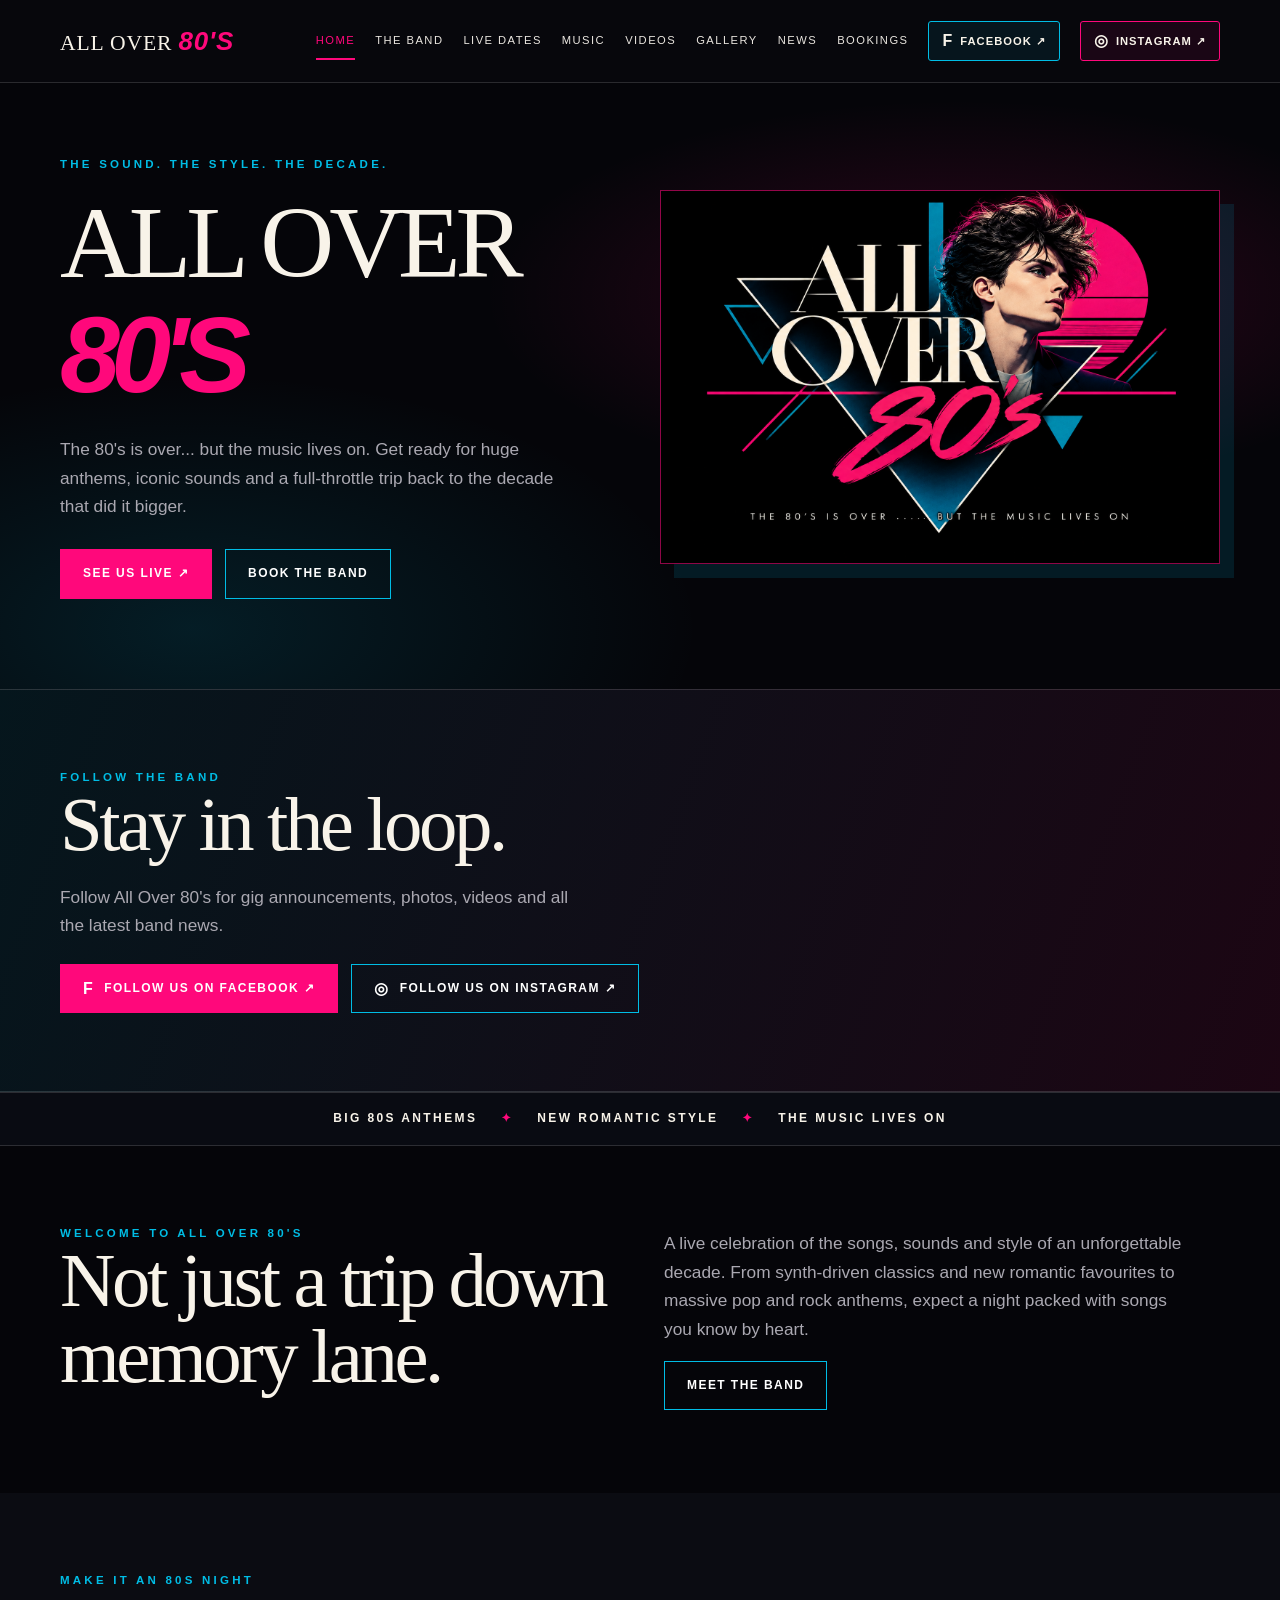
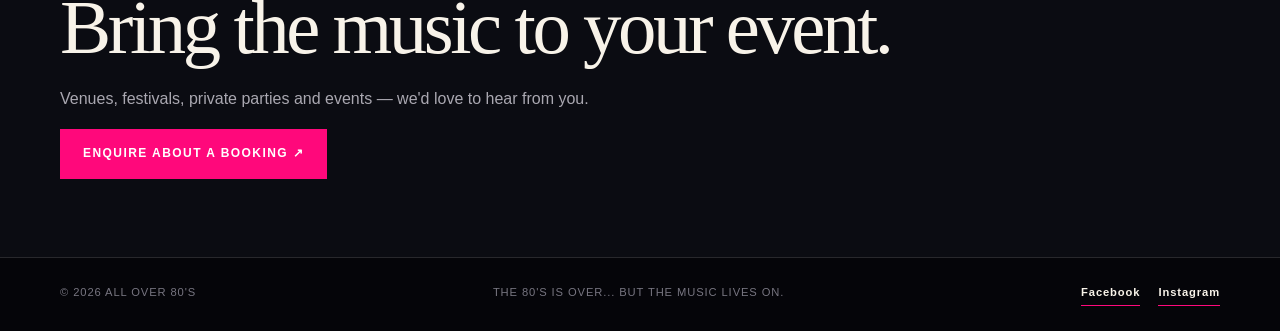
<file: index.html>
<!DOCTYPE html><html lang="en"><head><meta charset="utf-8"><meta name="viewport" content="width=device-width,initial-scale=1"><meta name="theme-color" content="#050509"><meta name="description" content="All Over 80's — the 80's is over, but the music lives on."><title>Home | All Over 80's</title><link rel="stylesheet" href="assets/styles.css"></head><body><header class="site-header"><div class="wrap nav">
<a class="brand" href="index.html">ALL OVER <b>80'S</b></a>
<button class="menu" aria-label="Open navigation" aria-expanded="false" onclick="toggleMenu()">☰</button>
<nav id="nav"><a class="active" href="index.html">Home</a><a class="" href="band.html">The Band</a><a class="" href="live.html">Live Dates</a><a class="" href="music.html">Music</a><a class="" href="videos.html">Videos</a><a class="" href="gallery.html">Gallery</a><a class="" href="news.html">News</a><a class="" href="bookings.html">Bookings</a><a class="social-nav facebook" href="https://www.facebook.com/share/1AEYvwvTdi/" target="_blank" rel="noopener"><span class="social-icon">f</span> Facebook ↗</a><a class="social-nav instagram" href="https://www.instagram.com/allover80s/" target="_blank" rel="noopener"><span class="social-icon">◎</span> Instagram ↗</a></nav>
</div></header><main>
<section class="home-hero"><div class="wrap home-grid"><div><div class="eyebrow">The sound. The style. The decade.</div><h1>ALL OVER<br><span class="pink">80'S</span></h1><p class="lead">The 80's is over... but the music lives on. Get ready for huge anthems, iconic sounds and a full-throttle trip back to the decade that did it bigger.</p><div class="actions"><a class="btn" href="live.html">See us live ↗</a><a class="btn outline" href="bookings.html">Book the band</a></div></div><img class="logo-home" src="assets/all-over-80s-logo.png" alt="All Over 80's band logo"></div></section>
<section class="content social-follow"><div class="wrap"><div class="eyebrow">Follow the band</div><h2>Stay in the loop.</h2><p class="lead">Follow All Over 80's for gig announcements, photos, videos and all the latest band news.</p><div class="actions"><a class="btn" href="https://www.facebook.com/share/1AEYvwvTdi/" target="_blank" rel="noopener"><span class="social-icon">f</span> Follow us on Facebook ↗</a><a class="btn outline" href="https://www.instagram.com/allover80s/" target="_blank" rel="noopener"><span class="social-icon">◎</span> Follow us on Instagram ↗</a></div></div></section>
<div class="ticker">BIG 80s ANTHEMS <span>✦</span> NEW ROMANTIC STYLE <span>✦</span> THE MUSIC LIVES ON</div>
<section class="content"><div class="wrap two-col"><div><div class="eyebrow">Welcome to All Over 80's</div><h2>Not just a trip down memory lane.</h2></div><div><p class="lead">A live celebration of the songs, sounds and style of an unforgettable decade. From synth-driven classics and new romantic favourites to massive pop and rock anthems, expect a night packed with songs you know by heart.</p><a class="btn outline" href="band.html">Meet the band</a></div></div></section>
<section class="content" style="background:#0b0c12"><div class="wrap"><div class="eyebrow">Make it an 80s night</div><h2>Bring the music to your event.</h2><p>Venues, festivals, private parties and events — we'd love to hear from you.</p><a class="btn" href="bookings.html">Enquire about a booking ↗</a></div></section>
</main><footer><div class="wrap footer-row"><span>© <span id="year"></span> ALL OVER 80'S</span><span>THE 80'S IS OVER... BUT THE MUSIC LIVES ON.</span><div class="footer-social"><a href="https://www.facebook.com/share/1AEYvwvTdi/" target="_blank" rel="noopener">Facebook</a><a href="https://www.instagram.com/allover80s/" target="_blank" rel="noopener">Instagram</a></div></div></footer>
<script src="assets/site.js"></script></body></html>
</file>
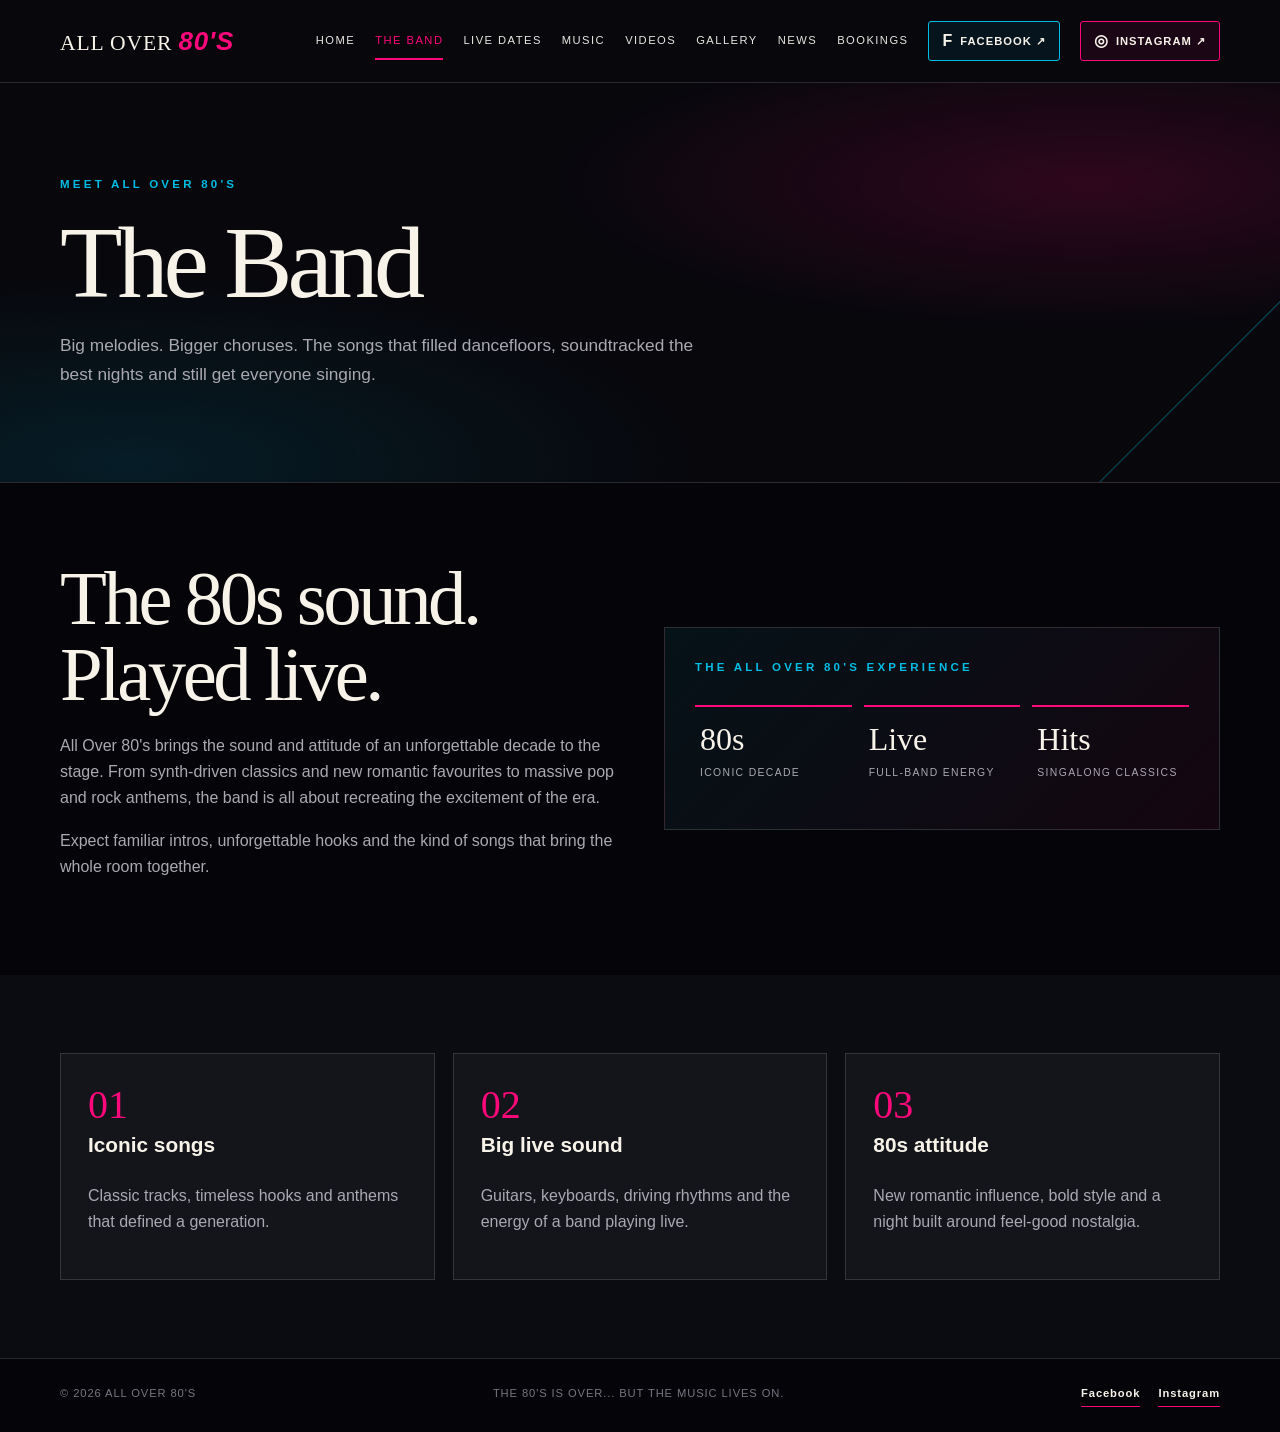
<file: band.html>
<!DOCTYPE html><html lang="en"><head><meta charset="utf-8"><meta name="viewport" content="width=device-width,initial-scale=1"><meta name="theme-color" content="#050509"><meta name="description" content="Meet All Over 80's and discover the band."><title>The Band | All Over 80's</title><link rel="stylesheet" href="assets/styles.css"></head><body><header class="site-header"><div class="wrap nav">
<a class="brand" href="index.html">ALL OVER <b>80'S</b></a>
<button class="menu" aria-label="Open navigation" aria-expanded="false" onclick="toggleMenu()">☰</button>
<nav id="nav"><a class="" href="index.html">Home</a><a class="active" href="band.html">The Band</a><a class="" href="live.html">Live Dates</a><a class="" href="music.html">Music</a><a class="" href="videos.html">Videos</a><a class="" href="gallery.html">Gallery</a><a class="" href="news.html">News</a><a class="" href="bookings.html">Bookings</a><a class="social-nav facebook" href="https://www.facebook.com/share/1AEYvwvTdi/" target="_blank" rel="noopener"><span class="social-icon">f</span> Facebook ↗</a><a class="social-nav instagram" href="https://www.instagram.com/allover80s/" target="_blank" rel="noopener"><span class="social-icon">◎</span> Instagram ↗</a></nav>
</div></header><main>
<section class="page-hero"><div class="wrap"><div class="eyebrow">Meet All Over 80's</div><h1>The Band</h1><p>Big melodies. Bigger choruses. The songs that filled dancefloors, soundtracked the best nights and still get everyone singing.</p></div></section>
<section class="content"><div class="wrap two-col"><div><h2>The 80s sound.<br>Played live.</h2><p>All Over 80's brings the sound and attitude of an unforgettable decade to the stage. From synth-driven classics and new romantic favourites to massive pop and rock anthems, the band is all about recreating the excitement of the era.</p><p>Expect familiar intros, unforgettable hooks and the kind of songs that bring the whole room together.</p></div><div class="panel"><div class="eyebrow">The All Over 80's experience</div><div class="stats"><div class="stat"><strong>80s</strong><span>Iconic decade</span></div><div class="stat"><strong>Live</strong><span>Full-band energy</span></div><div class="stat"><strong>Hits</strong><span>Singalong classics</span></div></div></div></div></section>
<section class="content" style="background:#0b0c12"><div class="wrap"><div class="card-grid"><article class="card"><div class="num">01</div><h3>Iconic songs</h3><p>Classic tracks, timeless hooks and anthems that defined a generation.</p></article><article class="card"><div class="num">02</div><h3>Big live sound</h3><p>Guitars, keyboards, driving rhythms and the energy of a band playing live.</p></article><article class="card"><div class="num">03</div><h3>80s attitude</h3><p>New romantic influence, bold style and a night built around feel-good nostalgia.</p></article></div></div></section>
</main><footer><div class="wrap footer-row"><span>© <span id="year"></span> ALL OVER 80'S</span><span>THE 80'S IS OVER... BUT THE MUSIC LIVES ON.</span><div class="footer-social"><a href="https://www.facebook.com/share/1AEYvwvTdi/" target="_blank" rel="noopener">Facebook</a><a href="https://www.instagram.com/allover80s/" target="_blank" rel="noopener">Instagram</a></div></div></footer>
<script src="assets/site.js"></script></body></html>
</file>
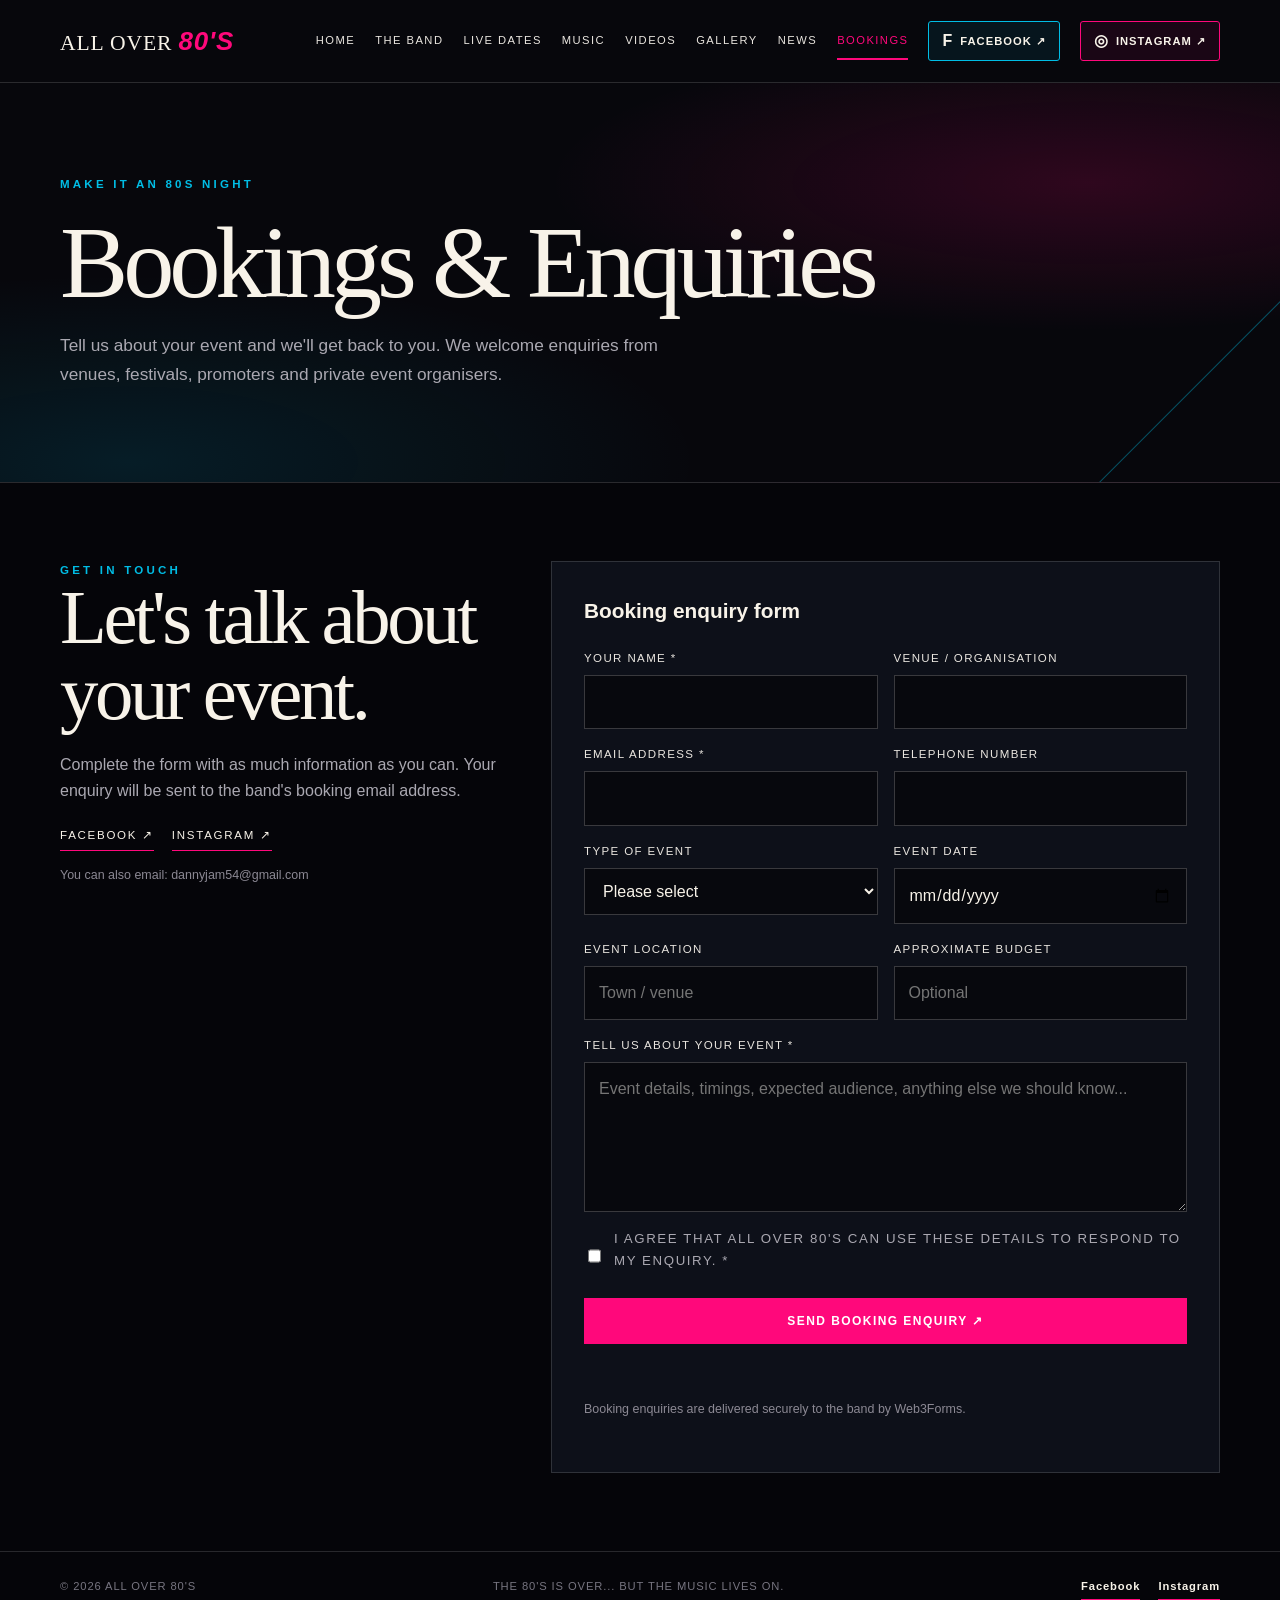
<file: bookings.html>
<!DOCTYPE html><html lang="en"><head><meta charset="utf-8"><meta name="viewport" content="width=device-width,initial-scale=1"><meta name="theme-color" content="#050509"><meta name="description" content="Contact All Over 80's to enquire about a booking."><title>Bookings | All Over 80's</title><link rel="stylesheet" href="assets/styles.css"></head><body><header class="site-header"><div class="wrap nav">
<a class="brand" href="index.html">ALL OVER <b>80'S</b></a>
<button class="menu" aria-label="Open navigation" aria-expanded="false" onclick="toggleMenu()">☰</button>
<nav id="nav"><a class="" href="index.html">Home</a><a class="" href="band.html">The Band</a><a class="" href="live.html">Live Dates</a><a class="" href="music.html">Music</a><a class="" href="videos.html">Videos</a><a class="" href="gallery.html">Gallery</a><a class="" href="news.html">News</a><a class="active" href="bookings.html">Bookings</a><a class="social-nav facebook" href="https://www.facebook.com/share/1AEYvwvTdi/" target="_blank" rel="noopener"><span class="social-icon">f</span> Facebook ↗</a><a class="social-nav instagram" href="https://www.instagram.com/allover80s/" target="_blank" rel="noopener"><span class="social-icon">◎</span> Instagram ↗</a></nav>
</div></header><main>
<section class="page-hero"><div class="wrap"><div class="eyebrow">Make it an 80s night</div><h1>Bookings & Enquiries</h1><p>Tell us about your event and we'll get back to you. We welcome enquiries from venues, festivals, promoters and private event organisers.</p></div></section>
<section class="content"><div class="wrap booking-layout"><div><div class="eyebrow">Get in touch</div><h2>Let's talk about your event.</h2><p>Complete the form with as much information as you can. Your enquiry will be sent to the band's booking email address.</p><div class="socials"><a href="https://www.facebook.com/share/1AEYvwvTdi/" target="_blank" rel="noopener">Facebook ↗</a><a href="https://www.instagram.com/allover80s/" target="_blank" rel="noopener">Instagram ↗</a></div><p class="form-note">You can also email: <a href="mailto:dannyjam54@gmail.com">dannyjam54@gmail.com</a></p></div>
<div class="form-box"><h3>Booking enquiry form</h3>
<form id="booking-form" action="https://api.web3forms.com/submit/7a5b1e43-f30e-4053-8a54-72e1c511a803" method="POST">

<input type="hidden" name="subject" value="New All Over 80's website booking enquiry">
<input type="hidden" name="from_name" value="All Over 80's Website">
<input type="hidden" name="redirect" value="https://allovereighties.co.uk/thanks.html">
<input type="checkbox" name="botcheck" style="display:none">
<div class="form-grid">
<div class="field"><label for="name">Your name *</label><input id="name" name="Name" autocomplete="name" required></div>
<div class="field"><label for="organisation">Venue / organisation</label><input id="organisation" name="Venue or organisation"></div>
<div class="field"><label for="email">Email address *</label><input id="email" name="Email" type="email" autocomplete="email" required></div>
<div class="field"><label for="phone">Telephone number</label><input id="phone" name="Telephone" type="tel" autocomplete="tel"></div>
<div class="field"><label for="event">Type of event</label><select id="event" name="Event type"><option value="">Please select</option><option>Venue / pub / club</option><option>Festival</option><option>Private party</option><option>Corporate event</option><option>Wedding</option><option>Other</option></select></div>
<div class="field"><label for="date">Event date</label><input id="date" name="Event date" type="date"></div>
<div class="field"><label for="location">Event location</label><input id="location" name="Event location" placeholder="Town / venue"></div>
<div class="field"><label for="budget">Approximate budget</label><input id="budget" name="Approximate budget" placeholder="Optional"></div>
<div class="field full"><label for="message">Tell us about your event *</label><textarea id="message" name="Message" required placeholder="Event details, timings, expected audience, anything else we should know..."></textarea></div>
<div class="field full"><label class="checkline"><input type="checkbox" name="Permission to reply" value="Yes" required><span>I agree that All Over 80's can use these details to respond to my enquiry. *</span></label></div>
<div class="field full"><button class="btn" id="booking-submit" type="submit">Send booking enquiry ↗</button><p id="booking-status" class="form-status" role="status" aria-live="polite"></p></div>
</div></form>
<p class="form-note">Booking enquiries are delivered securely to the band by Web3Forms.</p>
</div></div></section>
</main><footer><div class="wrap footer-row"><span>© <span id="year"></span> ALL OVER 80'S</span><span>THE 80'S IS OVER... BUT THE MUSIC LIVES ON.</span><div class="footer-social"><a href="https://www.facebook.com/share/1AEYvwvTdi/" target="_blank" rel="noopener">Facebook</a><a href="https://www.instagram.com/allover80s/" target="_blank" rel="noopener">Instagram</a></div></div></footer>
<script src="assets/site.js"></script></body></html>
</file>
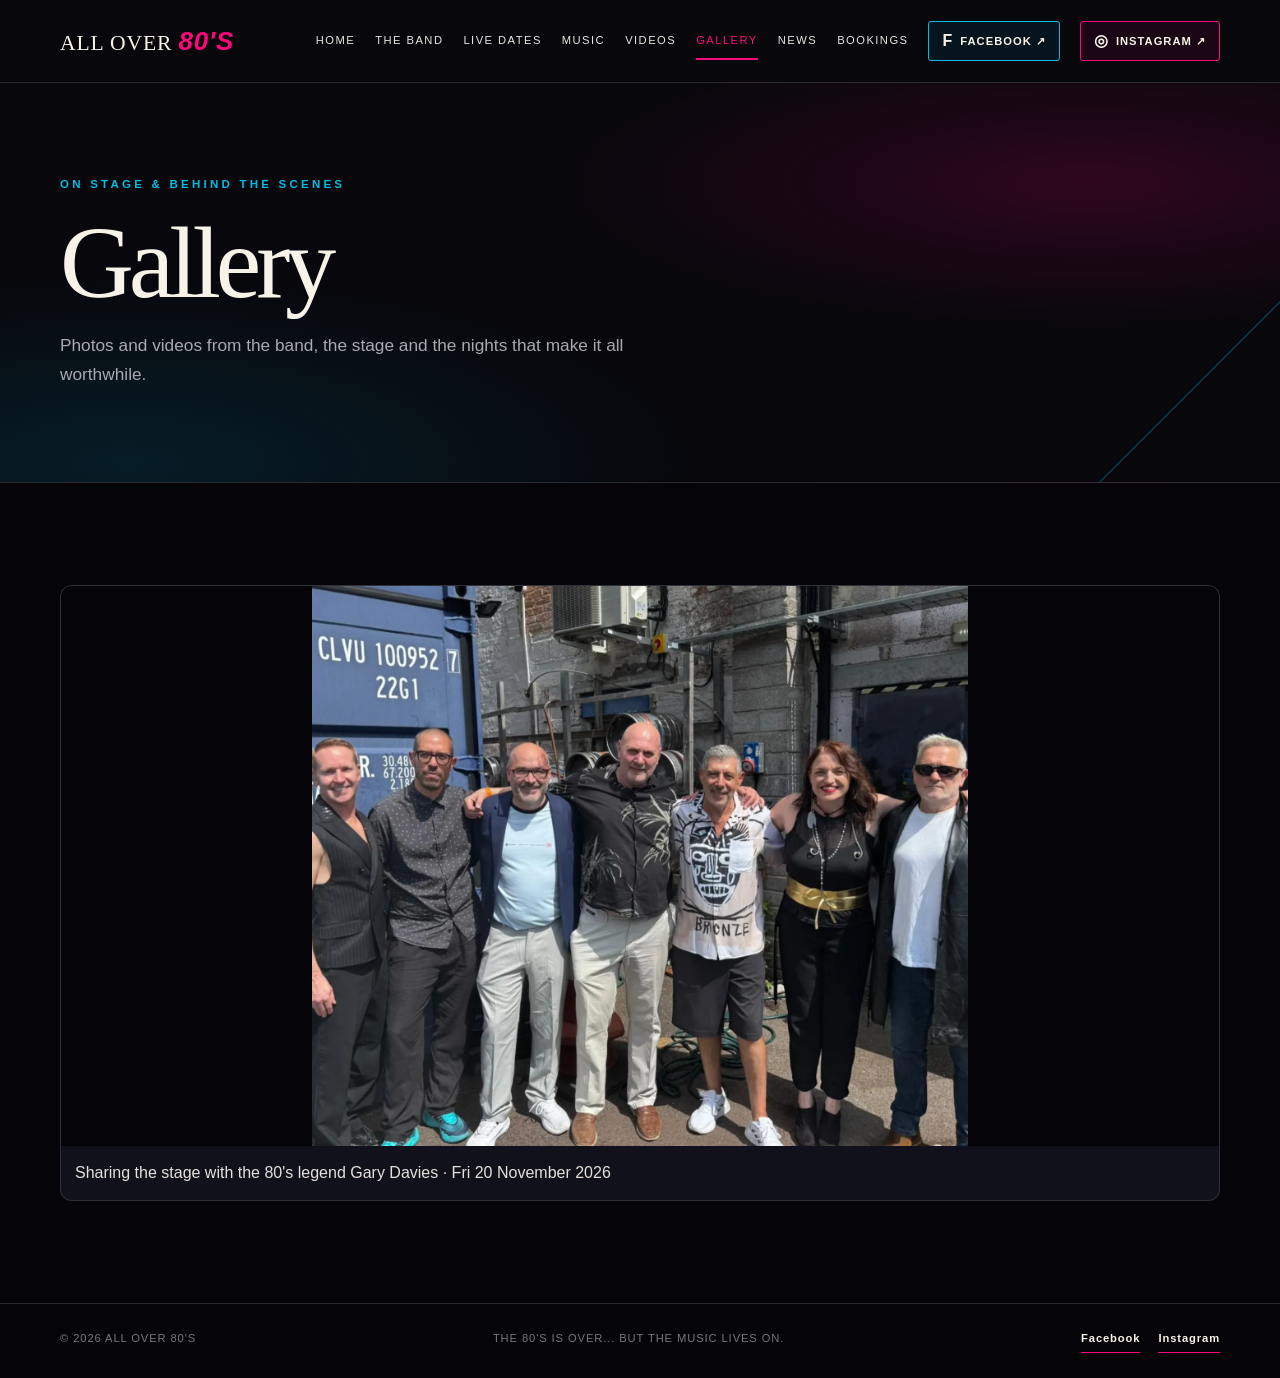
<file: gallery.html>
<!DOCTYPE html><html lang="en"><head><meta charset="utf-8"><meta name="viewport" content="width=device-width,initial-scale=1"><meta name="theme-color" content="#050509"><meta name="description" content="Photos and videos from All Over 80's."><title>Gallery | All Over 80's</title><link rel="stylesheet" href="assets/styles.css"></head><body><header class="site-header"><div class="wrap nav">
<a class="brand" href="index.html">ALL OVER <b>80'S</b></a>
<button class="menu" aria-label="Open navigation" aria-expanded="false" onclick="toggleMenu()">☰</button>
<nav id="nav"><a class="" href="index.html">Home</a><a class="" href="band.html">The Band</a><a class="" href="live.html">Live Dates</a><a class="" href="music.html">Music</a><a class="" href="videos.html">Videos</a><a class="active" href="gallery.html">Gallery</a><a class="" href="news.html">News</a><a class="" href="bookings.html">Bookings</a><a class="social-nav facebook" href="https://www.facebook.com/share/1AEYvwvTdi/" target="_blank" rel="noopener"><span class="social-icon">f</span> Facebook ↗</a><a class="social-nav instagram" href="https://www.instagram.com/allover80s/" target="_blank" rel="noopener"><span class="social-icon">◎</span> Instagram ↗</a></nav>
</div></header><main>
<section class="page-hero"><div class="wrap"><div class="eyebrow">On stage & behind the scenes</div><h1>Gallery</h1><p>Photos and videos from the band, the stage and the nights that make it all worthwhile.</p></div></section>
<section class="content"><div class="wrap"><div id="cms-content" data-kind="gallery"><p>Loading photos…</p></div></div></section>
</main><footer><div class="wrap footer-row"><span>© <span id="year"></span> ALL OVER 80'S</span><span>THE 80'S IS OVER... BUT THE MUSIC LIVES ON.</span><div class="footer-social"><a href="https://www.facebook.com/share/1AEYvwvTdi/" target="_blank" rel="noopener">Facebook</a><a href="https://www.instagram.com/allover80s/" target="_blank" rel="noopener">Instagram</a></div></div></footer>
<script src="assets/site.js"></script><script src="assets/content.js"></script></body></html>
</file>
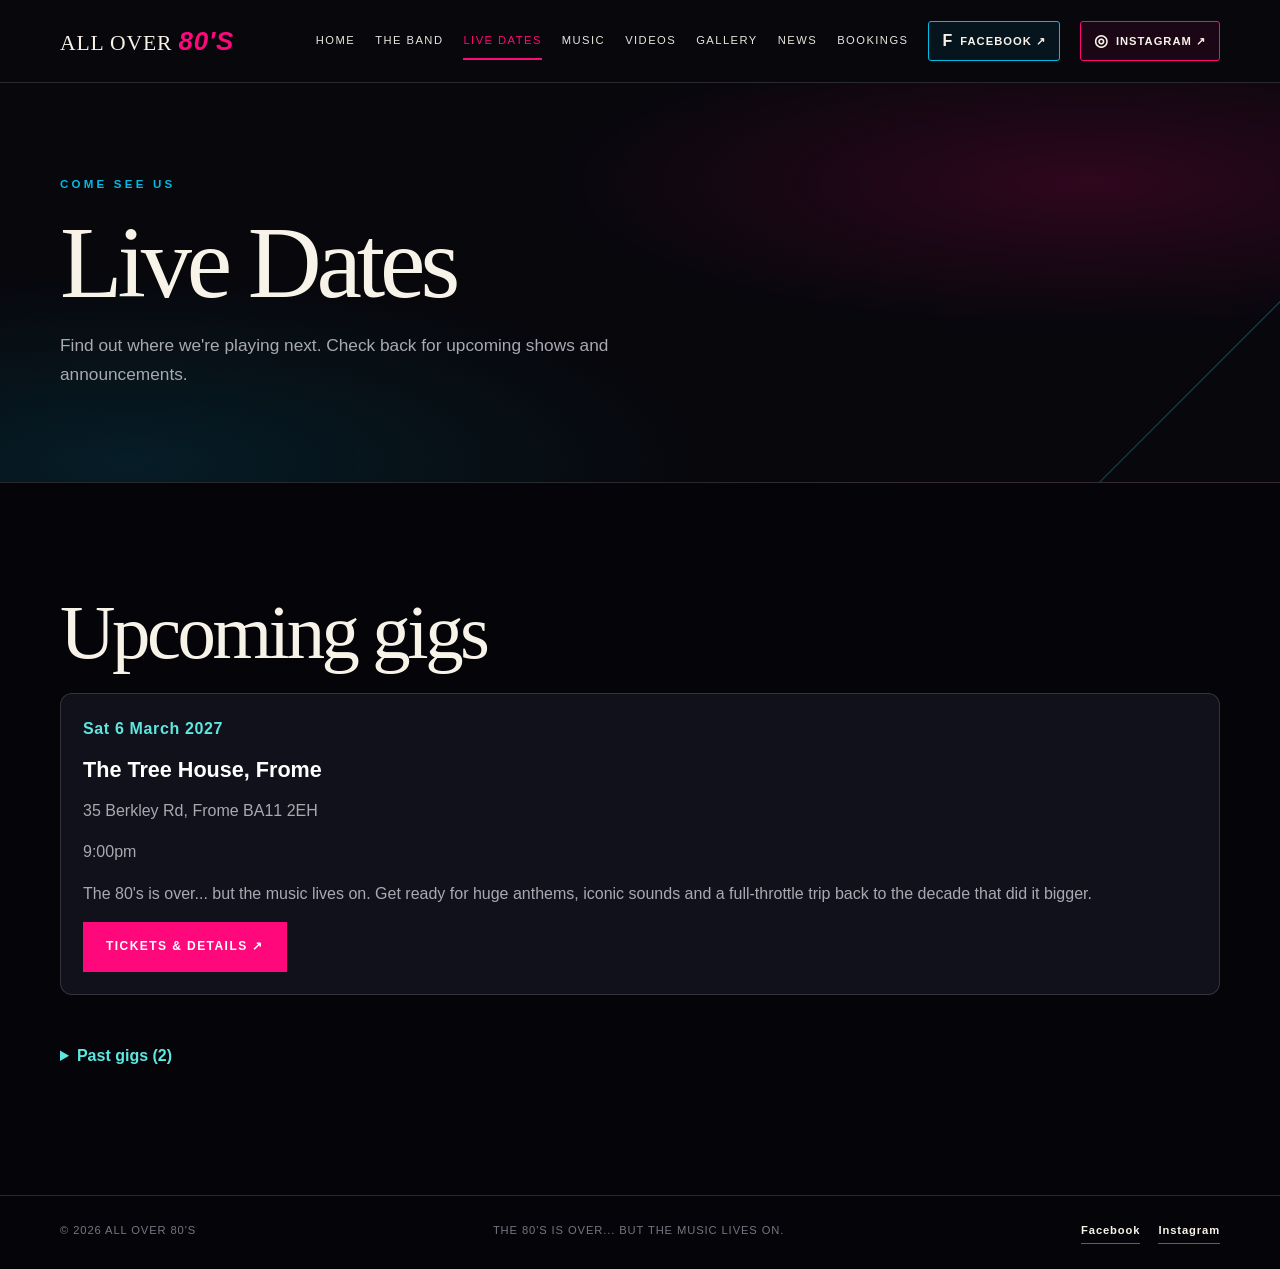
<file: live.html>
<!DOCTYPE html><html lang="en"><head><meta charset="utf-8"><meta name="viewport" content="width=device-width,initial-scale=1"><meta name="theme-color" content="#050509"><meta name="description" content="Upcoming All Over 80's live gigs and appearances."><title>Live Dates | All Over 80's</title><link rel="stylesheet" href="assets/styles.css"></head><body><header class="site-header"><div class="wrap nav">
<a class="brand" href="index.html">ALL OVER <b>80'S</b></a>
<button class="menu" aria-label="Open navigation" aria-expanded="false" onclick="toggleMenu()">☰</button>
<nav id="nav"><a class="" href="index.html">Home</a><a class="" href="band.html">The Band</a><a class="active" href="live.html">Live Dates</a><a class="" href="music.html">Music</a><a class="" href="videos.html">Videos</a><a class="" href="gallery.html">Gallery</a><a class="" href="news.html">News</a><a class="" href="bookings.html">Bookings</a><a class="social-nav facebook" href="https://www.facebook.com/share/1AEYvwvTdi/" target="_blank" rel="noopener"><span class="social-icon">f</span> Facebook ↗</a><a class="social-nav instagram" href="https://www.instagram.com/allover80s/" target="_blank" rel="noopener"><span class="social-icon">◎</span> Instagram ↗</a></nav>
</div></header><main>
<section class="page-hero"><div class="wrap"><div class="eyebrow">Come see us</div><h1>Live Dates</h1><p>Find out where we're playing next. Check back for upcoming shows and announcements.</p></div></section>
<section class="content"><div class="wrap"><div id="cms-content" data-kind="gigs"><p>Loading gig dates…</p></div></div></section>
</main><footer><div class="wrap footer-row"><span>© <span id="year"></span> ALL OVER 80'S</span><span>THE 80'S IS OVER... BUT THE MUSIC LIVES ON.</span><div class="footer-social"><a href="https://www.facebook.com/share/1AEYvwvTdi/" target="_blank" rel="noopener">Facebook</a><a href="https://www.instagram.com/allover80s/" target="_blank" rel="noopener">Instagram</a></div></div></footer>
<script src="assets/site.js"></script><script src="assets/content.js"></script></body></html>
</file>
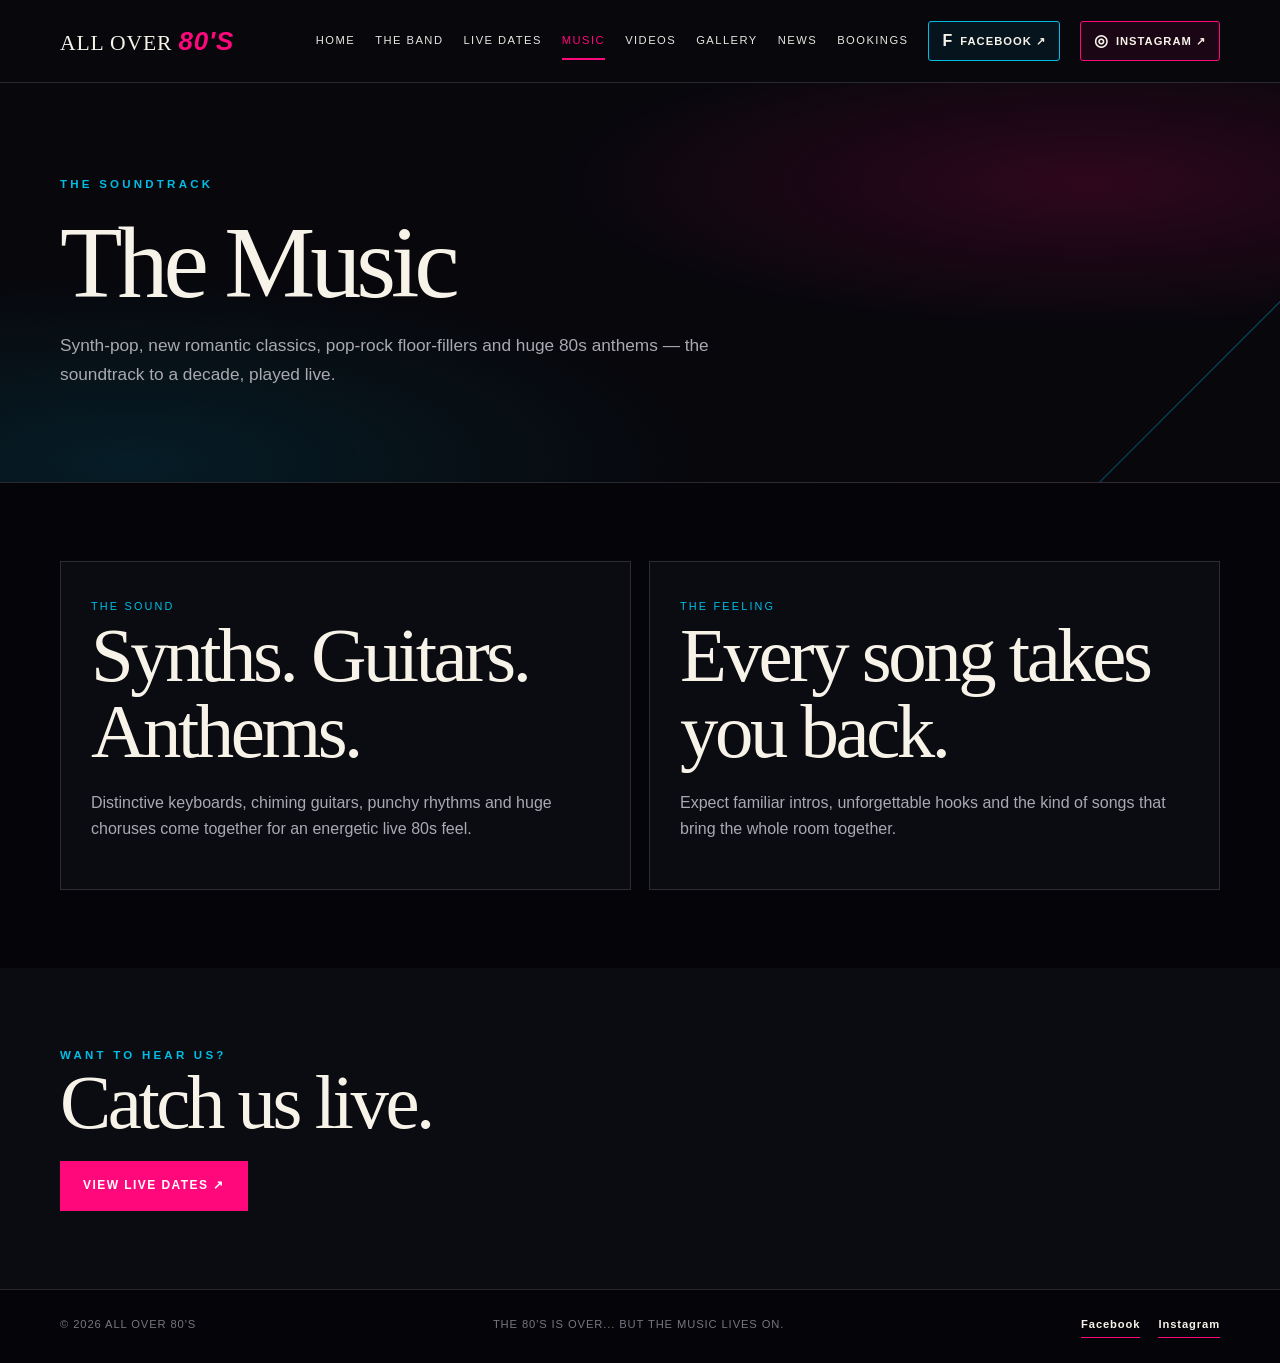
<file: music.html>
<!DOCTYPE html><html lang="en"><head><meta charset="utf-8"><meta name="viewport" content="width=device-width,initial-scale=1"><meta name="theme-color" content="#050509"><meta name="description" content="The 80s music and live sound of All Over 80's."><title>Music | All Over 80's</title><link rel="stylesheet" href="assets/styles.css"></head><body><header class="site-header"><div class="wrap nav">
<a class="brand" href="index.html">ALL OVER <b>80'S</b></a>
<button class="menu" aria-label="Open navigation" aria-expanded="false" onclick="toggleMenu()">☰</button>
<nav id="nav"><a class="" href="index.html">Home</a><a class="" href="band.html">The Band</a><a class="" href="live.html">Live Dates</a><a class="active" href="music.html">Music</a><a class="" href="videos.html">Videos</a><a class="" href="gallery.html">Gallery</a><a class="" href="news.html">News</a><a class="" href="bookings.html">Bookings</a><a class="social-nav facebook" href="https://www.facebook.com/share/1AEYvwvTdi/" target="_blank" rel="noopener"><span class="social-icon">f</span> Facebook ↗</a><a class="social-nav instagram" href="https://www.instagram.com/allover80s/" target="_blank" rel="noopener"><span class="social-icon">◎</span> Instagram ↗</a></nav>
</div></header><main>
<section class="page-hero"><div class="wrap"><div class="eyebrow">The soundtrack</div><h1>The Music</h1><p>Synth-pop, new romantic classics, pop-rock floor-fillers and huge 80s anthems — the soundtrack to a decade, played live.</p></div></section>
<section class="content"><div class="wrap music-grid"><article class="music-card"><span class="tag">The sound</span><h2>Synths. Guitars. Anthems.</h2><p>Distinctive keyboards, chiming guitars, punchy rhythms and huge choruses come together for an energetic live 80s feel.</p></article><article class="music-card"><span class="tag">The feeling</span><h2>Every song takes you back.</h2><p>Expect familiar intros, unforgettable hooks and the kind of songs that bring the whole room together.</p></article></div></section>
<section class="content" style="background:#0b0c12"><div class="wrap"><div class="eyebrow">Want to hear us?</div><h2>Catch us live.</h2><a class="btn" href="live.html">View live dates ↗</a></div></section>
</main><footer><div class="wrap footer-row"><span>© <span id="year"></span> ALL OVER 80'S</span><span>THE 80'S IS OVER... BUT THE MUSIC LIVES ON.</span><div class="footer-social"><a href="https://www.facebook.com/share/1AEYvwvTdi/" target="_blank" rel="noopener">Facebook</a><a href="https://www.instagram.com/allover80s/" target="_blank" rel="noopener">Instagram</a></div></div></footer>
<script src="assets/site.js"></script></body></html>
</file>
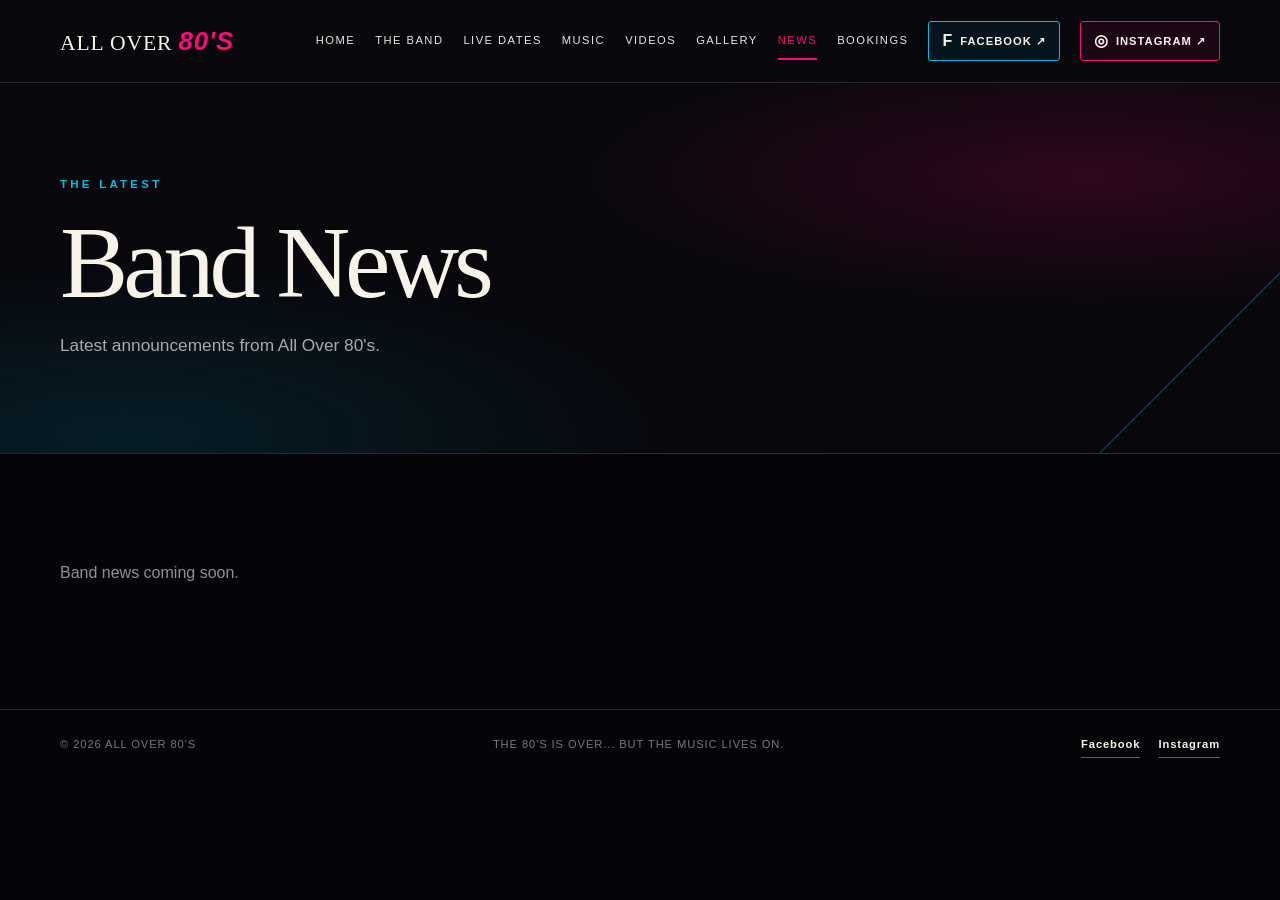
<file: news.html>
<!DOCTYPE html><html lang="en"><head><meta charset="utf-8"><meta name="viewport" content="width=device-width,initial-scale=1"><meta name="theme-color" content="#050509"><meta name="description" content="Upcoming All Over 80's live gigs and appearances."><title>Band News | All Over 80's</title><link rel="stylesheet" href="assets/styles.css"></head><body><header class="site-header"><div class="wrap nav">
<a class="brand" href="index.html">ALL OVER <b>80'S</b></a>
<button class="menu" aria-label="Open navigation" aria-expanded="false" onclick="toggleMenu()">☰</button>
<nav id="nav"><a class="" href="index.html">Home</a><a class="" href="band.html">The Band</a><a class="" href="live.html">Live Dates</a><a class="" href="music.html">Music</a><a class="" href="videos.html">Videos</a><a class="" href="gallery.html">Gallery</a><a class="active" href="news.html">News</a><a class="" href="bookings.html">Bookings</a><a class="social-nav facebook" href="https://www.facebook.com/share/1AEYvwvTdi/" target="_blank" rel="noopener"><span class="social-icon">f</span> Facebook ↗</a><a class="social-nav instagram" href="https://www.instagram.com/allover80s/" target="_blank" rel="noopener"><span class="social-icon">◎</span> Instagram ↗</a></nav>
</div></header><main>
<section class="page-hero"><div class="wrap"><div class="eyebrow">The latest</div><h1>Band News</h1><p>Latest announcements from All Over 80's.</p></div></section>
<section class="content"><div class="wrap"><div id="cms-content" data-kind="news"><p>Loading band news…</p></div></div></section>
</main><footer><div class="wrap footer-row"><span>© <span id="year"></span> ALL OVER 80'S</span><span>THE 80'S IS OVER... BUT THE MUSIC LIVES ON.</span><div class="footer-social"><a href="https://www.facebook.com/share/1AEYvwvTdi/" target="_blank" rel="noopener">Facebook</a><a href="https://www.instagram.com/allover80s/" target="_blank" rel="noopener">Instagram</a></div></div></footer>
<script src="assets/site.js"></script><script src="assets/content.js"></script></body></html>
</file>
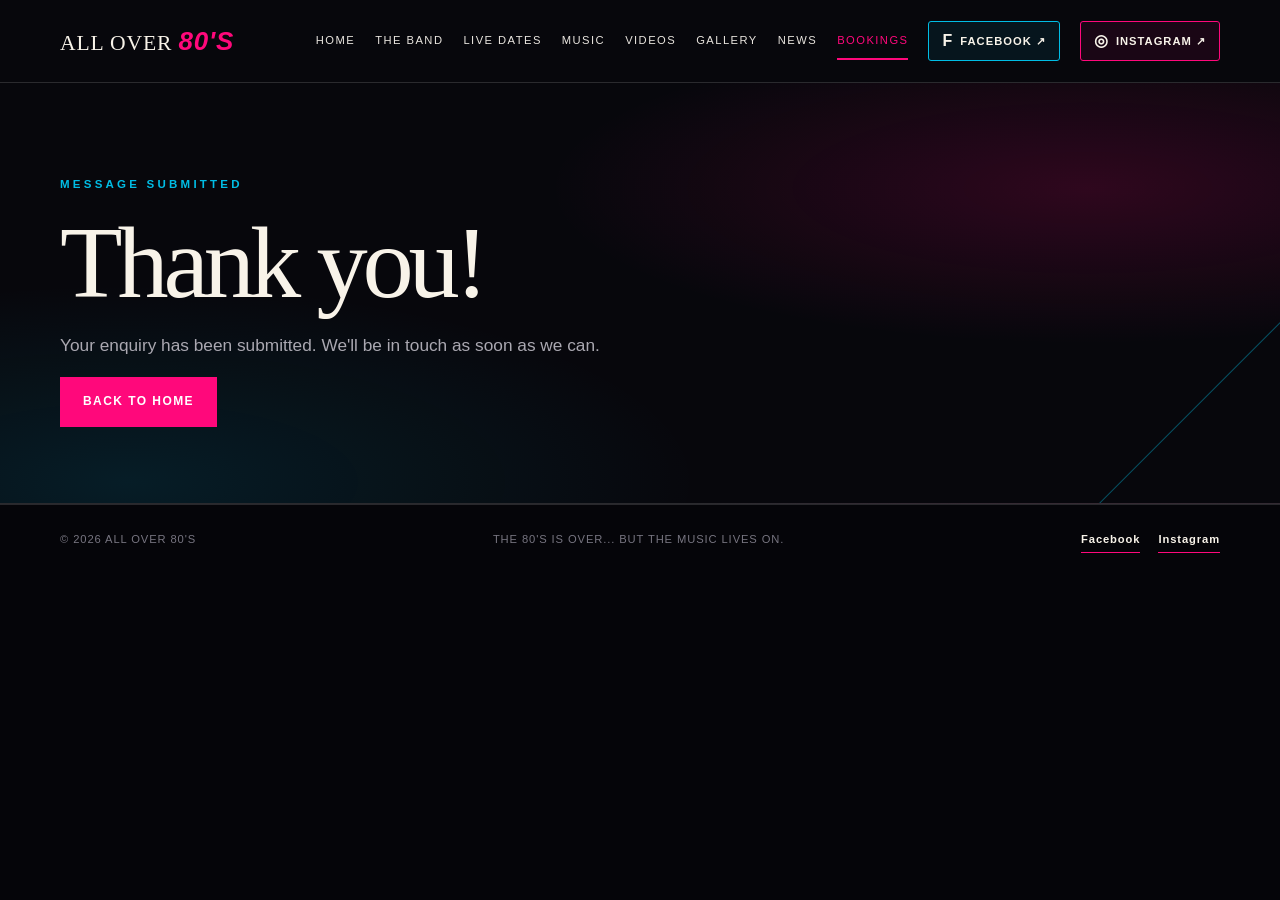
<file: thanks.html>
<!DOCTYPE html><html lang="en"><head><meta charset="utf-8"><meta name="viewport" content="width=device-width,initial-scale=1"><meta name="theme-color" content="#050509"><meta name="description" content="Thank you for contacting All Over 80's."><title>Thank You | All Over 80's</title><link rel="stylesheet" href="assets/styles.css"></head><body><header class="site-header"><div class="wrap nav">
<a class="brand" href="index.html">ALL OVER <b>80'S</b></a>
<button class="menu" aria-label="Open navigation" aria-expanded="false" onclick="toggleMenu()">☰</button>
<nav id="nav"><a class="" href="index.html">Home</a><a class="" href="band.html">The Band</a><a class="" href="live.html">Live Dates</a><a class="" href="music.html">Music</a><a class="" href="videos.html">Videos</a><a class="" href="gallery.html">Gallery</a><a class="" href="news.html">News</a><a class="active" href="bookings.html">Bookings</a><a class="social-nav facebook" href="https://www.facebook.com/share/1AEYvwvTdi/" target="_blank" rel="noopener"><span class="social-icon">f</span> Facebook ↗</a><a class="social-nav instagram" href="https://www.instagram.com/allover80s/" target="_blank" rel="noopener"><span class="social-icon">◎</span> Instagram ↗</a></nav>
</div></header><main>
<section class="page-hero"><div class="wrap"><div class="eyebrow">Message submitted</div><h1>Thank you!</h1><p>Your enquiry has been submitted. We'll be in touch as soon as we can.</p><a class="btn" href="index.html">Back to home</a></div></section>
</main><footer><div class="wrap footer-row"><span>© <span id="year"></span> ALL OVER 80'S</span><span>THE 80'S IS OVER... BUT THE MUSIC LIVES ON.</span><div class="footer-social"><a href="https://www.facebook.com/share/1AEYvwvTdi/" target="_blank" rel="noopener">Facebook</a><a href="https://www.instagram.com/allover80s/" target="_blank" rel="noopener">Instagram</a></div></div></footer>
<script src="assets/site.js"></script></body></html>
</file>
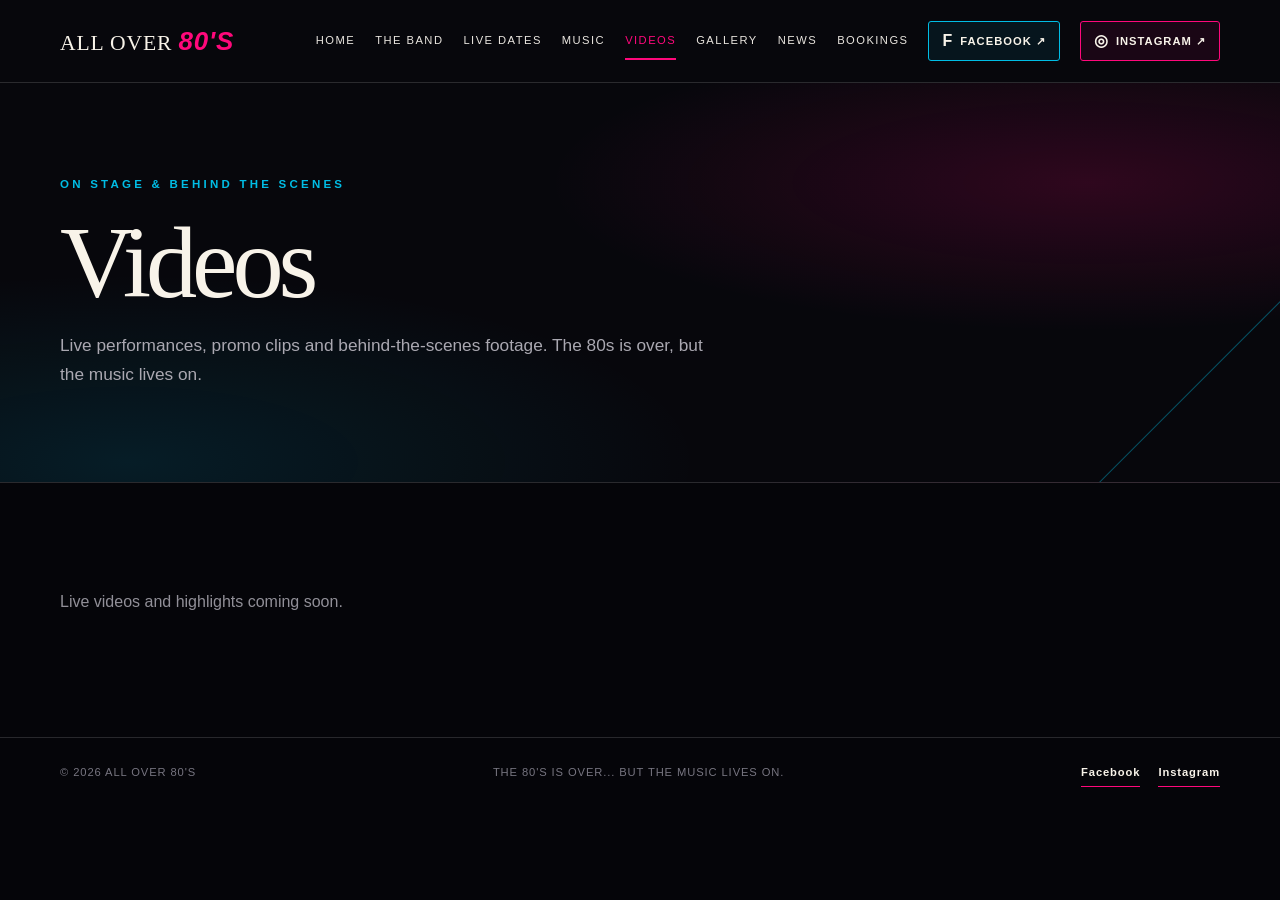
<file: videos.html>
<!DOCTYPE html><html lang="en"><head><meta charset="utf-8"><meta name="viewport" content="width=device-width,initial-scale=1"><meta name="theme-color" content="#050509"><meta name="description" content="Watch live performances, promo clips and behind-the-scenes videos from All Over 80's."><title>Videos | All Over 80's</title><link rel="stylesheet" href="assets/styles.css"></head><body><header class="site-header"><div class="wrap nav">
<a class="brand" href="index.html">ALL OVER <b>80'S</b></a>
<button class="menu" aria-label="Open navigation" aria-expanded="false" onclick="toggleMenu()">☰</button>
<nav id="nav"><a class="" href="index.html">Home</a><a class="" href="band.html">The Band</a><a class="" href="live.html">Live Dates</a><a class="" href="music.html">Music</a><a class="active" href="videos.html">Videos</a><a class="" href="gallery.html">Gallery</a><a class="" href="news.html">News</a><a class="" href="bookings.html">Bookings</a><a class="social-nav facebook" href="https://www.facebook.com/share/1AEYvwvTdi/" target="_blank" rel="noopener"><span class="social-icon">f</span> Facebook ↗</a><a class="social-nav instagram" href="https://www.instagram.com/allover80s/" target="_blank" rel="noopener"><span class="social-icon">◎</span> Instagram ↗</a></nav>
</div></header><main>
<section class="page-hero"><div class="wrap"><div class="eyebrow">On stage & behind the scenes</div><h1>Videos</h1><p>Live performances, promo clips and behind-the-scenes footage. The 80s is over, but the music lives on.</p></div></section>
<section class="content"><div class="wrap"><div id="cms-content" data-kind="videos"><p>Loading videos…</p></div></div></section>
</main><footer><div class="wrap footer-row"><span>© <span id="year"></span> ALL OVER 80'S</span><span>THE 80'S IS OVER... BUT THE MUSIC LIVES ON.</span><div class="footer-social"><a href="https://www.facebook.com/share/1AEYvwvTdi/" target="_blank" rel="noopener">Facebook</a><a href="https://www.instagram.com/allover80s/" target="_blank" rel="noopener">Instagram</a></div></div></footer>
<script src="assets/site.js"></script><script src="assets/content.js"></script></body></html>
</file>
<file: assets/styles.css>
:root{--ink:#050509;--panel:#0d1019;--white:#f8f3e9;--muted:#aaa8b1;--pink:#ff087b;--cyan:#00bde5;--line:rgba(255,255,255,.14);--max:1160px}
*{box-sizing:border-box}html{scroll-behavior:smooth}body{margin:0;background:var(--ink);color:var(--white);font:16px/1.65 Arial,Helvetica,sans-serif}
a{color:inherit;text-decoration:none}img{max-width:100%;display:block}.wrap{width:min(var(--max),calc(100% - 44px));margin:auto}
.eyebrow{font-size:.72rem;letter-spacing:.28em;text-transform:uppercase;color:var(--cyan);font-weight:700}
h1,h2,h3,p{margin-top:0}h1,h2,.display{font-family:Georgia,'Times New Roman',serif;font-weight:500;line-height:.99}
h1{font-size:clamp(3rem,8vw,6.8rem);letter-spacing:-.05em;margin:18px 0}h2{font-size:clamp(2.5rem,6vw,4.8rem);letter-spacing:-.045em;margin-bottom:20px}h3{font-size:1.3rem}p{color:var(--muted)}
.btn{display:inline-flex;align-items:center;justify-content:center;gap:10px;padding:14px 22px;border:1px solid var(--pink);background:var(--pink);color:#fff;font-weight:800;letter-spacing:.12em;text-transform:uppercase;font-size:.75rem;transition:.2s;cursor:pointer}
.btn:hover{background:transparent;color:var(--pink);transform:translateY(-2px)}.btn.outline{background:transparent;border-color:var(--cyan)}.btn.outline:hover{background:var(--cyan);color:#001018}
.site-header{position:relative;z-index:10;background:#07070c;border-bottom:1px solid var(--line)}
.nav{min-height:82px;display:flex;align-items:center;justify-content:space-between;gap:24px}.brand{font:1.35rem Georgia,serif;letter-spacing:.04em;white-space:nowrap}.brand b{font:bold italic 1.2em Arial;color:var(--pink)}
nav{display:flex;gap:20px;align-items:center}nav a{font-size:.7rem;text-transform:uppercase;letter-spacing:.13em;color:#e9e5df;padding:9px 0;border-bottom:2px solid transparent}
nav a:hover,nav a.active{color:var(--pink);border-color:var(--pink)}
nav a.social-nav{display:inline-flex;align-items:center;gap:7px;padding:10px 13px;border:1px solid var(--cyan);border-radius:3px;color:var(--white);font-weight:800;letter-spacing:.09em;background:rgba(0,189,229,.08);transition:.2s}
nav a.social-nav:hover{background:var(--cyan);color:#001018;border-color:var(--cyan)}
nav a.social-nav.instagram{border-color:var(--pink);background:rgba(255,8,123,.08)}
nav a.social-nav.instagram:hover{background:var(--pink);color:#fff;border-color:var(--pink)}
.social-icon{font-size:1rem;line-height:1}
.menu{display:none;background:none;border:1px solid var(--line);color:white;padding:9px 12px;font-size:1.2rem}
.page-hero{padding:92px 0 76px;position:relative;overflow:hidden;background:radial-gradient(ellipse at 85% 25%,rgba(255,8,123,.16),transparent 35%),radial-gradient(ellipse at 10% 95%,rgba(0,189,229,.12),transparent 35%),#07070c;border-bottom:1px solid var(--line)}
.page-hero:after{content:"";position:absolute;width:350px;height:350px;border:1px solid rgba(0,189,229,.4);transform:rotate(45deg);right:-180px;bottom:-240px;pointer-events:none}
.page-hero .wrap{position:relative;z-index:1}.page-hero p{max-width:650px;font-size:1.08rem}
.content{padding:78px 0}.two-col{display:grid;grid-template-columns:1fr 1fr;gap:48px;align-items:center}
.panel{background:linear-gradient(135deg,rgba(0,189,229,.07),rgba(255,8,123,.06));border:1px solid var(--line);padding:30px}
.card-grid{display:grid;grid-template-columns:repeat(3,1fr);gap:18px}.card{background:rgba(255,255,255,.035);border:1px solid var(--line);padding:27px;min-height:190px}.card .num{font:2.5rem Georgia,serif;color:var(--pink)}
.logo-home{max-width:560px;margin:auto;border:1px solid rgba(255,8,123,.55);box-shadow:14px 14px 0 rgba(0,189,229,.12)}
.home-grid{display:grid;grid-template-columns:1fr 1fr;gap:55px;align-items:center}.home-hero{padding:72px 0 90px;background:radial-gradient(ellipse at 75% 35%,rgba(255,8,123,.17),transparent 35%),radial-gradient(ellipse at 15% 90%,rgba(0,189,229,.13),transparent 33%),#050509}
.home-hero h1 .pink{font:900 italic 1.05em Arial;color:var(--pink);letter-spacing:-.08em}.lead{font-size:1.08rem;max-width:520px}.actions{display:flex;gap:13px;flex-wrap:wrap;margin-top:28px}
.ticker{border-top:1px solid var(--line);border-bottom:1px solid var(--line);background:#090b12;padding:16px 0;text-align:center;font-size:.75rem;font-weight:800;letter-spacing:.2em;text-transform:uppercase}.ticker span{color:var(--pink);padding:0 18px}
.stats{display:grid;grid-template-columns:repeat(3,1fr);gap:12px;margin-top:28px}.stat{border-top:2px solid var(--pink);padding:14px 5px}.stat strong{display:block;font:2rem Georgia,serif}.stat span{font-size:.65rem;letter-spacing:.13em;text-transform:uppercase;color:var(--muted)}
.gig-panel{border:1px solid var(--line);padding:32px;background:linear-gradient(110deg,rgba(0,189,229,.08),rgba(255,8,123,.07));display:flex;justify-content:space-between;align-items:center;gap:25px}
.gig-panel h3{font:2rem Georgia,serif;margin-bottom:8px}.gig-panel p{margin:0}
.music-grid{display:grid;grid-template-columns:1fr 1fr;gap:18px}.music-card{padding:30px;border:1px solid var(--line);background:#0b0c12}.tag{font-size:.68rem;letter-spacing:.2em;text-transform:uppercase;color:var(--cyan)}
.gallery-grid{display:grid;grid-template-columns:repeat(3,1fr);gap:16px}.gallery-tile{min-height:230px;display:flex;align-items:end;padding:20px;border:1px solid var(--line);background:linear-gradient(145deg,rgba(0,189,229,.22),transparent 55%),linear-gradient(35deg,rgba(255,8,123,.25),#11131d);position:relative;overflow:hidden}.gallery-tile:after{content:"";position:absolute;width:170px;height:170px;border:1px solid rgba(255,255,255,.25);transform:rotate(45deg);right:-55px;top:-55px}.gallery-tile span{position:relative;z-index:1;text-transform:uppercase;letter-spacing:.15em;font-size:.72rem;font-weight:bold}
.booking-layout{display:grid;grid-template-columns:.8fr 1.2fr;gap:45px;align-items:start}.form-box{padding:32px;background:#0d1019;border:1px solid var(--line)}.form-grid{display:grid;grid-template-columns:1fr 1fr;gap:16px}.field{display:flex;flex-direction:column;gap:7px}.field.full{grid-column:1/-1}label{font-size:.72rem;letter-spacing:.12em;text-transform:uppercase;color:#e9e5df}
input,select,textarea{width:100%;padding:13px 14px;background:#07080d;border:1px solid rgba(255,255,255,.2);color:var(--white);font:inherit;border-radius:0}textarea{min-height:130px;resize:vertical}input:focus,select:focus,textarea:focus{outline:1px solid var(--cyan);border-color:var(--cyan)}
.form-note{font-size:.78rem;color:#8c8994;margin:14px 0 20px}.checkline{display:flex;align-items:flex-start;gap:10px;color:var(--muted);font-size:.83rem}.checkline input{width:auto;margin-top:5px}
.socials{display:flex;gap:18px;flex-wrap:wrap;margin-top:22px}.socials a{font-size:.72rem;letter-spacing:.15em;text-transform:uppercase;border-bottom:1px solid var(--pink);padding-bottom:5px}.socials a:hover{color:var(--cyan)}
footer{border-top:1px solid var(--line);padding:25px 0;color:#777580;font-size:.7rem;letter-spacing:.08em}.footer-row{display:flex;justify-content:space-between;gap:18px;flex-wrap:wrap}.footer-social{display:flex;gap:18px}
@media(max-width:900px){nav{gap:14px}nav a{font-size:.64rem;letter-spacing:.08em}.home-grid,.two-col,.booking-layout{grid-template-columns:1fr}.logo-home{max-width:600px}.card-grid{grid-template-columns:1fr 1fr}}
@media(max-width:700px){.wrap{width:min(100% - 32px,var(--max))}.nav{min-height:72px}.menu{display:block}nav{display:none;position:absolute;top:71px;left:0;width:100%;padding:18px 22px 24px;background:#08090f;border-bottom:1px solid var(--line);flex-direction:column;align-items:flex-start}nav.open{display:flex}nav a{font-size:.75rem}nav a.social-nav{width:100%;justify-content:center;margin-top:3px}.home-grid{gap:38px}.home-hero{padding:55px 0 65px}.page-hero{padding:65px 0 55px}.content{padding:60px 0}.card-grid,.gallery-grid,.music-grid{grid-template-columns:1fr}.gig-panel{align-items:flex-start;flex-direction:column}.form-grid{grid-template-columns:1fr}.field.full{grid-column:auto}.form-box{padding:22px}}

.social-follow{background:linear-gradient(110deg,rgba(0,189,229,.09),rgba(255,8,123,.09));border-top:1px solid var(--line);border-bottom:1px solid var(--line)}
.social-follow .actions{margin-top:24px}
.footer-social a{display:inline-flex;align-items:center;gap:6px;color:var(--white);font-weight:700;border-bottom:1px solid var(--pink);padding-bottom:4px}
.footer-social a:hover{color:var(--cyan)}

/* Accessibility and small-screen refinements */
html{scroll-padding-top:84px}
body{overflow-x:hidden;-webkit-text-size-adjust:100%}
button,a,input,select,textarea{-webkit-tap-highlight-color:transparent}
button,.btn{min-height:46px}
input,select,textarea{font-size:16px;min-height:46px}
textarea{min-height:150px}
.form-status{font-size:.9rem;font-weight:700;margin:12px 0 0;min-height:1.5em}
.form-status.success{color:#64e6a0}
.form-status.error{color:#ff8da9}
#booking-submit:disabled{opacity:.65;cursor:wait;transform:none}
@media(max-width:700px){
  .wrap{width:calc(100% - 32px)}
  .brand{font-size:1.12rem}
  .home-hero h1{font-size:clamp(3.2rem,17vw,5rem)}
  .page-hero h1{font-size:clamp(2.8rem,13vw,4.4rem);overflow-wrap:anywhere}
  h2{font-size:clamp(2.35rem,11vw,3.5rem)}
  .page-hero p,.lead{font-size:1rem}
  .content{padding:48px 0}
  .form-box{padding:18px}
  .form-grid{gap:13px}
  .field{min-width:0}
  input,select,textarea{max-width:100%;min-width:0}
  .btn{width:100%;white-space:normal;text-align:center;line-height:1.35}
  .actions{display:grid;grid-template-columns:1fr;width:100%}
  .stats{grid-template-columns:repeat(3,minmax(0,1fr))}
  .stat strong{font-size:1.55rem}
  .stat span{font-size:.58rem;letter-spacing:.08em}
  .footer-row{align-items:flex-start;flex-direction:column}
  .footer-social{flex-wrap:wrap}
  nav.open{max-height:calc(100vh - 72px);overflow-y:auto}
}

/* Compact homepage hero on phones so the logo and key intro fit above the fold */
@media(max-width:700px){
  .home-hero{padding:22px 0 28px}
  .home-grid{gap:14px}
  .home-hero h1{font-size:clamp(2.65rem,12vw,3.5rem);margin:8px 0 10px;line-height:.9}
  .home-hero .eyebrow{font-size:.62rem;letter-spacing:.19em}
  .home-hero .lead{font-size:.9rem;line-height:1.4;margin:10px 0 0}
  .home-hero .actions{margin-top:14px;gap:8px}
  .home-hero .btn{min-height:42px;padding:10px 15px}
  .logo-home{width:min(46vw,190px);max-width:190px;max-height:128px;object-fit:contain;margin:0 auto;box-shadow:7px 7px 0 rgba(0,189,229,.12)}
}
@media(max-width:380px){
  .home-hero{padding:16px 0 22px}
  .home-grid{gap:10px}
  .home-hero .lead{font-size:.86rem}
  .logo-home{width:min(42vw,155px);max-height:105px}
}

/* CMS-managed content */
.cms-grid{display:grid;grid-template-columns:repeat(auto-fit,minmax(min(100%,270px),1fr));gap:20px;margin:22px 0 36px}.cms-card{background:#11111b;border:1px solid rgba(255,255,255,.14);border-radius:12px;padding:22px;overflow:hidden}.cms-card h3{font-size:1.35rem;margin:10px 0;color:#fff}.cms-card p{white-space:pre-line;line-height:1.6}.cms-date{color:#5ee6df;font-weight:700;letter-spacing:.04em}.cms-photo{width:100%;height:auto;max-height:420px;object-fit:contain;object-position:center;background:#050509;border-radius:8px;margin-bottom:12px}.cms-gallery{display:grid;grid-template-columns:repeat(auto-fit,minmax(min(100%,260px),1fr));gap:20px;margin:24px 0}.cms-figure{margin:0;background:#11111b;border:1px solid rgba(255,255,255,.13);border-radius:12px;overflow:hidden}.cms-figure img{width:100%;height:auto;max-height:560px;object-fit:contain;object-position:center;background:#050509;display:block}.cms-figure figcaption{padding:14px;color:#e6e1dd}.cms-archive{margin:35px 0}.cms-archive summary{cursor:pointer;color:#5ee6df;font-weight:bold;padding:12px 0}.cms-empty{padding:28px 0;opacity:.85}.cms-subhead{margin-top:34px}

/* CMS video embeds */
.cms-video-card{padding:14px}.cms-video{display:block;width:100%;aspect-ratio:16/9;border:0;border-radius:8px;background:#000;margin-bottom:14px}
</file>
